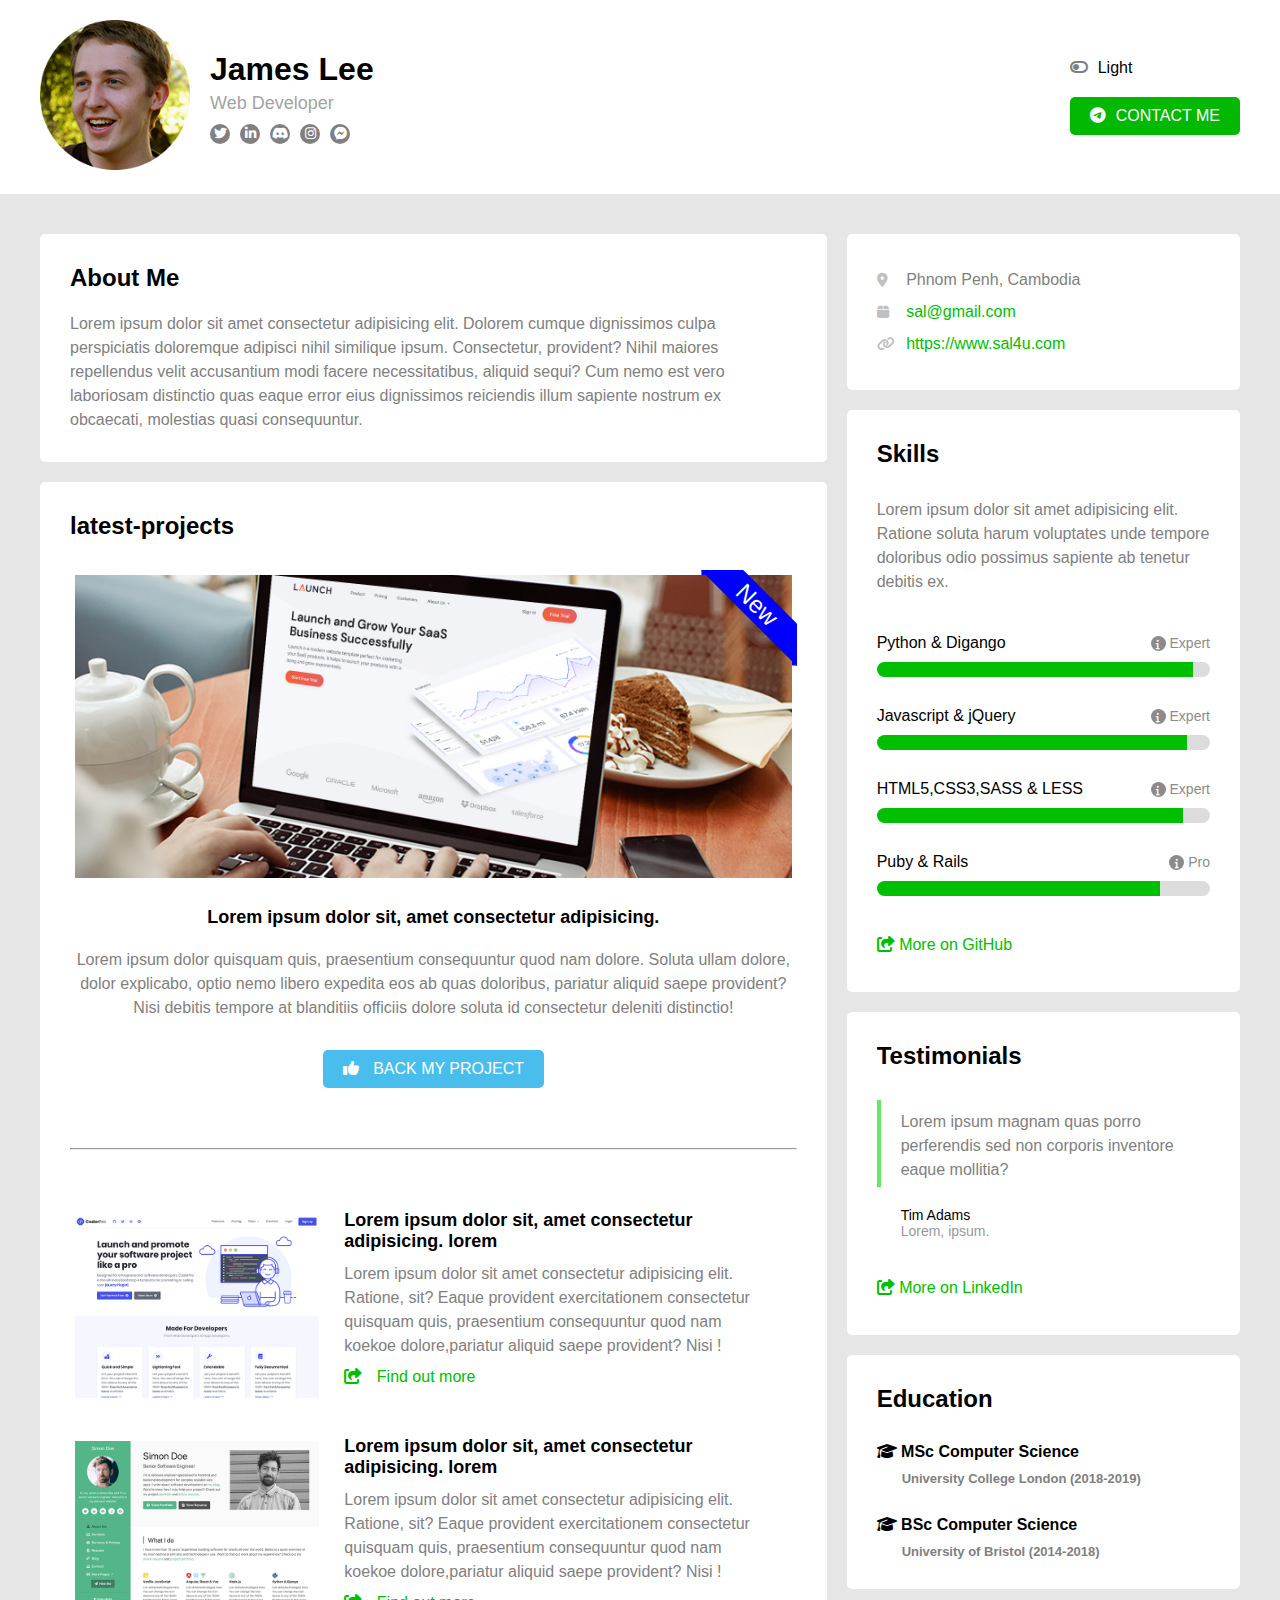
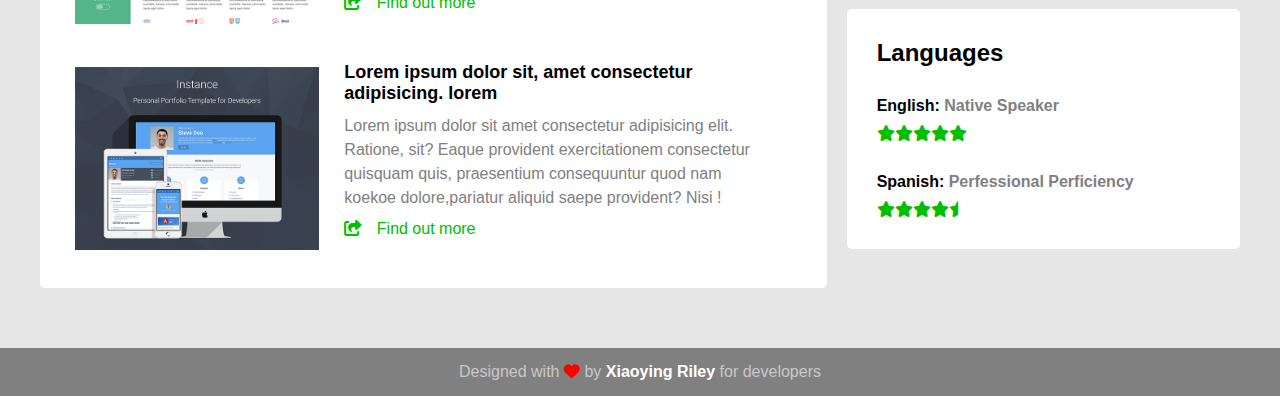
<file: class-work5/index.html>
<!DOCTYPE html>
<html lang="en" data-theme="light">
<head>
    <meta charset="UTF-8">
    <meta name="viewport" content="width=\, initial-scale=1.0">
    <title>Document</title>
    <link rel="stylesheet" href="assets/css/style.css">
    <link rel="stylesheet" href="https://cdnjs.cloudflare.com/ajax/libs/font-awesome/6.7.2/css/all.min.css">
</head>
<body>
    <header>
        <div class="container">
            <div class="personal">
                <div class="photo"><img src="assets/image/profile.png" alt=""></div>
                <div class="card">
                    <h1>James Lee</h1>
                    <span>Web Developer</span>
                    <div class="icon">
                        <ul class="list-icon">
                            <li class="item">
                                <a href="#">
                                    <i class="fa-brands fa-twitter"></i>
                                </a>
                            </li>
                            <li class="item">
                                <a href="#">
                                    <i class="fa-brands fa-linkedin-in"></i>
                                </a>
                            </li>
                            <li class="item">
                                <a href="#">
                                    <i class="fa-brands fa-discord"></i>
                                </a>
                            </li>
                            <li class="item">
                                <a href="#">
                                    <i class="fa-brands fa-instagram"></i>
                                </a>
                            </li>
                            <li class="item">
                                <a href="#">
                                    <i class="fa-brands fa-facebook-messenger"></i>
                                </a>
                            </li>
                        </ul>
                    </div>
                </div>
            </div>
            <div class="contact">
                <div class="mode-color">
                    <button type="button" data-theme-toggle class="btn"></button>
                    <!-- <span>Dark Mode</span> -->
                </div>
                <div class="contact-me">
                    <a href="#"><i class="fa-brands fa-telegram"></i> CONTACT ME</a>
                </div>
            </div>
        </div>
    </header>
    <main>
        <div class="container">
            <div class="row">
                <div class="col-8">
                    <section class="about-me">
                        <h3>About Me</h3>
                        <p>Lorem ipsum dolor sit amet consectetur adipisicing elit. Dolorem cumque dignissimos culpa perspiciatis doloremque adipisci nihil similique ipsum. Consectetur, provident? Nihil maiores repellendus velit accusantium modi facere necessitatibus, aliquid sequi? Cum nemo est vero laboriosam distinctio quas eaque error eius dignissimos reiciendis illum sapiente nostrum ex obcaecati, molestias quasi consequuntur.</p>
                    </section>
                    <section class="latest-projects">
                        <h3>latest-projects</h3>
                        <div class="photo">
                            <div class="bg-new">New</div>
                            <img src="assets/image/project-featured.jpg" alt="">
                        </div>
                        <h4>Lorem ipsum dolor sit, amet consectetur adipisicing.</h4>
                        <p>Lorem ipsum dolor quisquam quis, praesentium consequuntur quod nam dolore. Soluta ullam dolore, dolor explicabo, optio nemo libero expedita eos ab quas doloribus, pariatur aliquid saepe provident? Nisi debitis tempore at blanditiis officiis dolore soluta id consectetur deleniti distinctio!</p>
                        <ul class="link-back">
                            <li class="back-item">
                                <i class="fa-solid fa-thumbs-up"></i>
                                <a class="link" href="#">BACK MY PROJECT</a>
                            </li>
                        </ul>
                        <hr>
                        <div class="card">
                            <div class="photo">
                                <img src="assets/image/project-1.png" alt="">
                            </div>
                            <div class="content">
                                <h4>Lorem ipsum dolor sit, amet consectetur adipisicing. lorem</h4>
                                <p>Lorem ipsum dolor sit amet consectetur adipisicing elit. Ratione, sit? Eaque provident exercitationem consectetur quisquam quis, praesentium consequuntur quod nam koekoe dolore,pariatur aliquid saepe provident? Nisi !</p>
                                <ul class="link-find">
                                    <li class="find-item">
                                        <i class="fa-solid fa-share-from-square"></i>
                                        <a class="link" href="#">Find out more</a>
                                    </li>
                                </ul>
                            </div>
                        </div>
                        <div class="card">
                            <div class="photo">
                                <img src="assets/image/project-2.png" alt="">
                            </div>
                            <div class="content">
                                <h4>Lorem ipsum dolor sit, amet consectetur adipisicing. lorem</h4>
                                <p>Lorem ipsum dolor sit amet consectetur adipisicing elit. Ratione, sit? Eaque provident exercitationem consectetur quisquam quis, praesentium consequuntur quod nam koekoe dolore,pariatur aliquid saepe provident? Nisi !</p>
                                <ul class="link-find">
                                    <li class="find-item">
                                        <i class="fa-solid fa-share-from-square"></i>
                                        <a class="link" href="#">Find out more</a>
                                    </li>
                                </ul>
                            </div>
                        </div>
                        <div class="card">
                            <div class="photo">
                                <img src="assets/image/project-3.png" alt="">
                            </div>
                            <div class="content">
                                <h4>Lorem ipsum dolor sit, amet consectetur adipisicing. lorem</h4>
                                <p>Lorem ipsum dolor sit amet consectetur adipisicing elit. Ratione, sit? Eaque provident exercitationem consectetur quisquam quis, praesentium consequuntur quod nam koekoe dolore,pariatur aliquid saepe provident? Nisi !</p>
                                <ul class="link-find">
                                    <li class="find-item">
                                        <i class="fa-solid fa-share-from-square"></i>
                                        <a class="link" href="#">Find out more</a>
                                    </li>
                                </ul>
                            </div>
                        </div>
                    </section>
                </div>
                <div class="col-4">
                    <section class="location">
                        <ul class="list-location">
                            <li class="location-item">
                                <i class="fa-solid fa-location-dot"></i>
                                <span>Phnom Penh, Cambodia</span>  
                            </li>
                            <li class="location-item">
                                <i class="fa-solid fa-box"></i>
                                <a class="link-contact" href="#">sal@gmail.com</a>
                            </li>
                            <li class="location-item">
                                <i class="fa-solid fa-link"></i>
                                <a class="link-contact" href="#"> https://www.sal4u.com</a>
                            </li>
                        </ul>
                    </section>
                    <section class="skill">
                        <h3>Skills</h3>
                        <p>Lorem ipsum dolor sit amet adipisicing elit. Ratione soluta harum  voluptates unde tempore doloribus odio possimus sapiente ab tenetur debitis ex.</p>
                        <div class="statistics">
                            <div class="py-dg">
                                <span>Python & Digango</span>
                                <span><i class="fa-solid fa-info"></i> Expert</span>
                            </div>
                            <div class="user-use">
                                <div class="py"></div>
                                <div class="dg"></div>
                            </div>
                        </div>
                        <div class="statistics">
                            <div class="js-jq">
                                <span>Javascript & jQuery</span>
                                <span><i class="fa-solid fa-info"></i> Expert</span>
                            </div>
                            <div class="user-use">
                                <div class="js"></div>
                                <div class="jq"></div>
                            </div>
                        </div>
                        <div class="statistics">
                            <div class="html-css">
                                <span>HTML5,CSS3,SASS & LESS</span>
                                <span><i class="fa-solid fa-info"></i> Expert</span>
                            </div>
                            <div class="user-use">
                                <div class="html"></div>
                                <div class="css"></div>
                            </div>
                        </div>
                        <div class="statistics">
                            <div class="rb-ra">
                                <span>Puby & Rails</span>
                                <span><i class="fa-solid fa-info"></i> Pro</span>
                            </div>
                            <div class="user-use">
                                <div class="rb"></div>
                                <div class="ra"></div>
                            </div>
                        </div>
                        <ul class="link-find">
                            <li class="find-item">
                                <i class="fa-solid fa-share-from-square"></i>
                                <a class="link" href="#">More on GitHub</a>
                            </li>
                        </ul>
                    </section>
                    <section class="testimonials">
                        <h3>Testimonials</h3>
                        <p>Lorem ipsum magnam quas porro perferendis sed non corporis inventore eaque mollitia?</p>
                        <span>Tim Adams</span>
                        <span>Lorem, ipsum.</span>
                        <ul class="link-find">
                            <li class="find-item">
                                <i class="fa-solid fa-share-from-square"></i>
                                <a class="link" href="#">More on LinkedIn</a>
                            </li>
                        </ul>
                    </section>
                    <section class="education">
                        <h3>Education</h3>
                        <h4><i class="fa-solid fa-graduation-cap"></i> MSc Computer Science</h4>
                        <h5>University College London <span>(2018-2019)</span></h5>
                        <h4><i class="fa-solid fa-graduation-cap"></i> BSc Computer Science</h4>
                        <h5>University of Bristol <span>(2014-2018)</span></h5>
                    </section>
                    <section class="languages">
                        <h3>Languages</h3>
                        <h4>English: <span>Native Speaker</span></h4>
                        <pre class="icon"><i class="fa-solid fa-star"></i><i class="fa-solid fa-star"></i><i class="fa-solid fa-star"></i><i class="fa-solid fa-star"></i><i class="fa-solid fa-star"></i></pre>
                        <h4>Spanish: <span>Perfessional Perficiency</span></h4>
                        <pre class="icon"><i class="fa-solid fa-star"></i><i class="fa-solid fa-star"></i><i class="fa-solid fa-star"></i><i class="fa-solid fa-star"></i><i class="fa-solid fa-star-half"></i></pre>
                    </section>
                </div>
            </div>
        </div>
    </main>
    <footer>
        <span class="footer">Designed with <i class="fa-solid fa-heart" style="color: #ff0000;"></i> by <span class="bold">Xiaoying Riley</span> for developers </span>
    </footer>
    <script>
        function calculateSettingAsThemeString({ localStorageTheme, systemSettingDark }) {
        if (localStorageTheme !== null) {
            return localStorageTheme;
        }

        if (systemSettingDark.matches) {
            return "dark";
        }

        return "light";
        }
        /**
        * Utility function to update the button text and aria-label.
        */
        function updateButton({ buttonEl, isDark }) {
        const newCta = isDark ? "<i class='fa-solid fa-toggle-on'></i>   <span class='light'>Dark</span>" : "<i class='fa-solid fa-toggle-off'></i>  <span class='dark'>Light</span>";
        // use an aria-label if you are omitting text on the button
        // and using a sun/moon icon, for example
        buttonEl.setAttribute("aria-label", newCta);
        buttonEl.innerHTML = newCta;
        }
        /**
        * Utility function to update the theme setting on the html tag
        */
        function updateThemeOnHtmlEl({ theme }) {
        document.querySelector("html").setAttribute("data-theme", theme);
        }
        /**
        * On page load:
        */
        /**
        * 1. Grab what we need from the DOM and system settings on page load
        */
        const button = document.querySelector("[data-theme-toggle]");
        const localStorageTheme = localStorage.getItem("theme");
        const systemSettingDark = window.matchMedia("(prefers-color-scheme: dark)");
        /**
        * 2. Work out the current site settings
        */
        let currentThemeSetting = calculateSettingAsThemeString({ localStorageTheme, systemSettingDark });
        /**
        * 3. Update the theme setting and button text accoridng to current settings
        */
        updateButton({ buttonEl: button, isDark: currentThemeSetting === "dark" });
        updateThemeOnHtmlEl({ theme: currentThemeSetting });
        /**
        * 4. Add an event listener to toggle the theme
        */
        button.addEventListener("click", (event) => {
        const newTheme = currentThemeSetting === "dark" ? "light" : "dark";

        localStorage.setItem("theme", newTheme);
        updateButton({ buttonEl: button, isDark: newTheme === "dark" });
        updateThemeOnHtmlEl({ theme: newTheme });
        currentThemeSetting = newTheme;
        }); 
    </script>
</body>
</html>
</file>
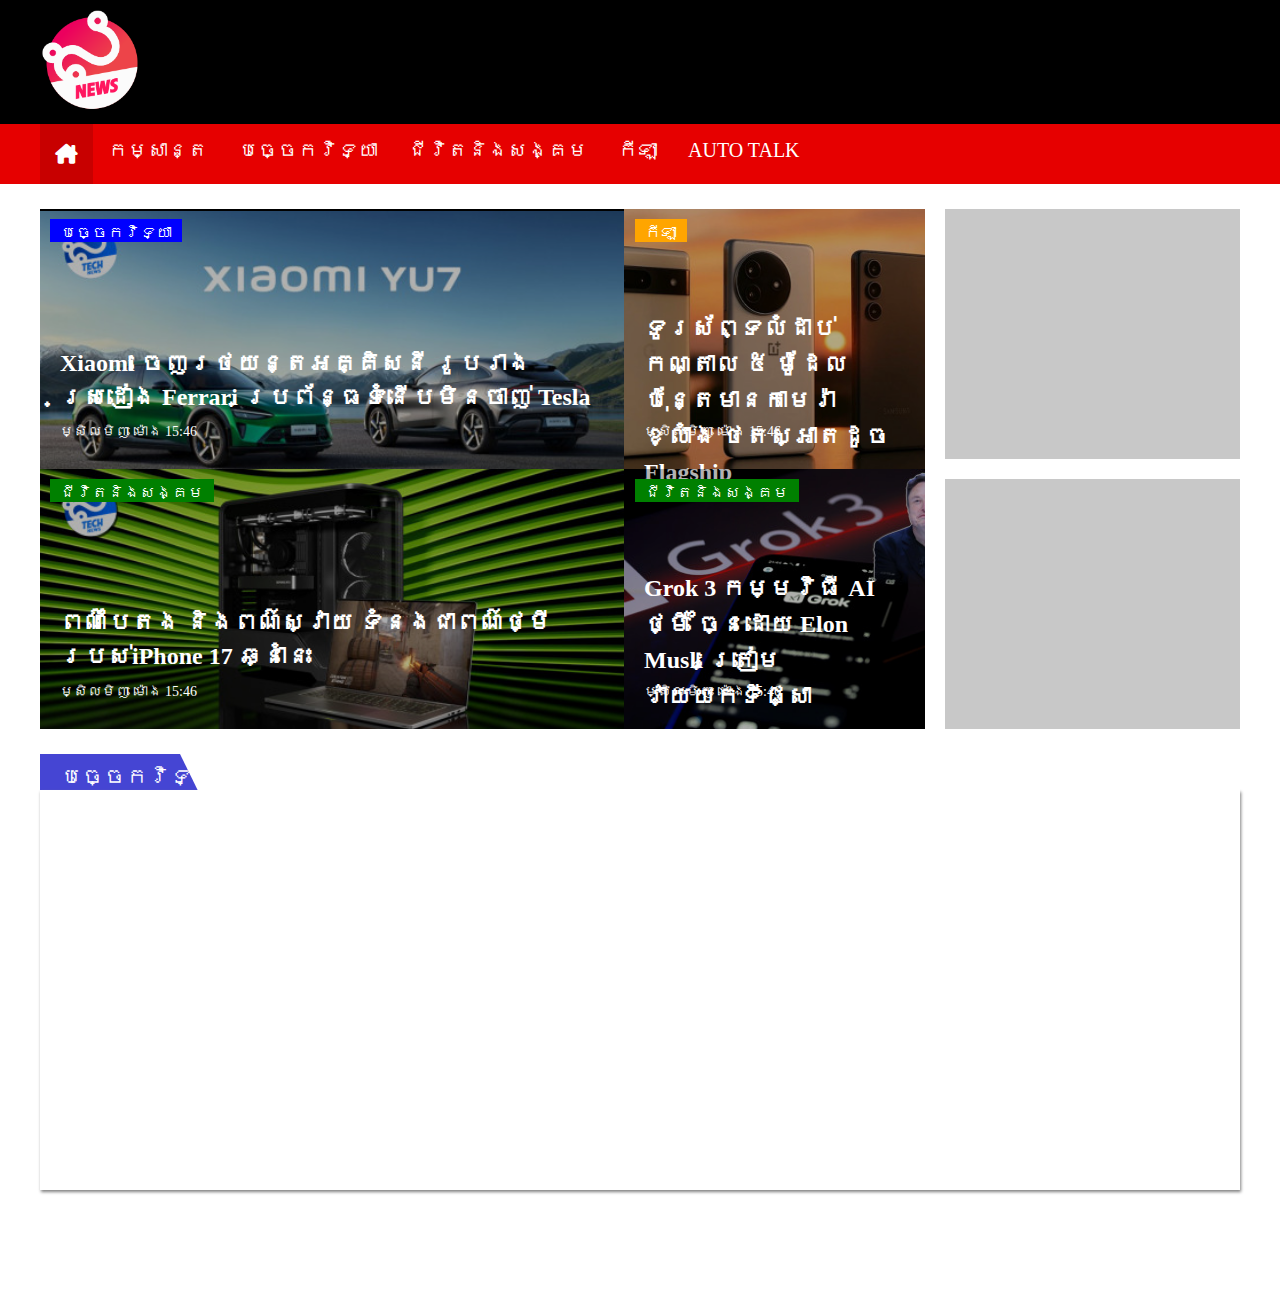
<file: practice4/index.html>
<!DOCTYPE html>
<html lang="en">
<head>
    <meta charset="UTF-8">
    <meta name="viewport" content="width=device-width, initial-scale=1.0">
    <title>Sabay</title>
    <link rel="stylesheet" href="assets/css/style.css">
    <link rel="stylesheet" href="https://cdnjs.cloudflare.com/ajax/libs/font-awesome/6.4.0/css/all.min.css">
</head>
<body>
    <header>
        <div class="container">
            <div class="logo">
                <img src="assets/img/logo.png" alt="">
            </div>
            <nav class="navbar">
                <ul class="nav-list">
                    <li class="nav-item"><a class="nav-link icon" href="#"><i class="fa-solid fa-house-chimney""></i></a></li>
                    <li class="nav-item"><a class="nav-link" href="#">កម្សាន្ត</a></li>
                    <li class="nav-item"><a class="nav-link" href="#">បច្ចេកវិទ្យា</a></li>
                    <li class="nav-item"><a class="nav-link" href="#">ជីវិតនិងសង្គម</a></li>
                    <li class="nav-item"><a class="nav-link" href="#">កីឡា</a></li>
                    <li class="nav-item"><a class="nav-link" href="#">AUTO TALK</a></li>
                </ul>
            </nav>
        </div>
    </header>
    <main>
        <section class="hero-section">
            <div class="container">
                <div class="row">
                    <div class="col-9">
                        <div class="col-6">
                            <div class="content">
                                <span>ម្សិលមិញ ម៉ោង 15:46</span>
                            </div>
                        </div>
                        <div class="col-3">
                            <div class="content">
                                <span>ម្សិលមិញ ម៉ោង 15:46</span>
                            </div>
                        </div>
                        <div class="col-6">
                            <div class="content">
                                <span>ម្សិលមិញ ម៉ោង 15:46</span>
                            </div>
                        </div>
                        <div class="col-3">
                            <div class="content">
                                <span>ម្សិលមិញ ម៉ោង 15:46</span>
                            </div>
                        </div>
                    </div>
                    <div class="col-3">
                        <div class="col-3Top"></div>
                        <div class="col-3Buttom"></div>
                    </div>
                </div>
            </div>
        </section>
        <section class="breadcrumb-area">
            <div class="container">
                <span><a class="link-seeMore" href="#">បច្ចេកវិទ្យា <i class="fa-solid fa-greater-than"></i></a></span>
                <div class="box"></div>
            </div>
        </section>
    </main>
</body>
</html>
</file>
<file: class-work5/assets/css/style.css>
*{
    padding: 0;
    margin: 0;
    box-sizing: border-box;
}
body{
    font-family: Arial, Helvetica, sans-serif;
}
[data-theme="light"]{
    --bg-head:white;
    --color-text-btn:rgb(0, 0, 0);
    --bg-btn:gray;
    --h1-color:black;
    --h3-color:black;
    --h4-color:black;
    --span-color:black;
    --bg-main:rgb(230, 230, 230);
    --color-text:gray;
    --bg-content:white;
}
[data-theme="dark"]{
    --bg-head:rgb(50, 50, 50);
    --color-text-btn:rgb(255, 255, 255);
    --bg-btn:green;
    --h1-color:rgb(255, 255, 255);
    --h3-color:rgb(255, 255, 255);
    --h4-color:rgb(255, 255, 255);
    --span-color:rgb(255, 255, 255);
    --bg-main:black;
    --color-text:rgb(255, 255, 255);
    --bg-content:rgb(50, 50, 50);
}
header{
    background-color: var(--bg-head);
}
header .container{
    width: 1200px;
    margin: auto;
    padding: 20px 0;
    display: flex;
    justify-content: space-between;
    align-items: center;
}
.container .personal{
    display: flex;
    align-items: center;
}
.container .personal .photo{
    width: 150px;
}
.container .personal img{
    width: 100%;
}
.container .personal .card{
    padding-left: 20px;
}
.container .personal .card h1{
    font-family: Arial, Helvetica, sans-serif;
    font-size: xx-large;
    margin-bottom: 5px;
    color: var(--h1-color);
}
.container .personal .card span{
    display: block;
    font-family: Arial, Helvetica, sans-serif;
    font-size: large;
    color: rgb(163, 163, 163);
    margin-bottom: 10px;
}
.container .personal .card ul{
    display: flex;
    list-style-type: none;
}
.container .personal .card i{
    width: 20px;
    font-size: small;
    height: 20px;
    background-color: gray;
    color: white;
    text-align: center;
    align-content: center;
    border-radius: 50%;
    margin-right: 10px;
}
.container .contact .mode-color{
    margin-bottom: 20px;
    font-size: 16px;
}
.container .contact .mode-color .btn{
    border: none;
    background: none;
    font-size: 16px;
    color: var(--bg-btn);
}
.container .contact .mode-color .btn .dark{
    margin-left: 5px;
    color: var(--color-text-btn);
}
.container .contact .mode-color .btn .light{
    margin-left: 5px;
    color: var(--color-text-btn);
}
.container .contact .contact-me{
    padding: 10px 20px;
    background-color: rgb(2, 184, 2);
    border-radius: 5px;
}
.container .contact .contact-me a{
    text-decoration: none;
    color: white;
}
.container .contact .contact-me i{
    margin-right: 5px;
}
main{
    background-color: var(--bg-main);
}
main .container{
    width: 1200px;
    margin: 0 auto;
    padding: 40px 0;
}
.container .row{
    display: flex;
    justify-content: space-between;
    gap: 20px;
}
.container .row .col-8{
    width: 66.66%;
}
.container .row .col-8 .about-me h3{
    margin-bottom: 20px;
    font-size: x-large;
    color: var(--h3-color);
}
.container .row .col-8 .about-me p{
    line-height: 1.5;
    color: var(--color-text);
}
.container .row .col-8 .about-me{
    background-color: var(--bg-content);
    border-radius: 5px;
    padding: 30px;
}
.container .row .col-8 .latest-projects{
    margin: 20px 0;
    padding: 30px;
    background-color: var(--bg-content);
    border-radius: 5px;
    width: 100%;
}
.container .row .col-8 .latest-projects h3{
    margin-bottom: 30px;
    font-size: x-large;
    color: var(--h3-color);
}
.container .row .col-8 .latest-projects .photo{
    width: 100%;
    padding: 5px;
    position: relative;
    overflow: hidden;
}
.container .row .col-8 .latest-projects .photo .bg-new{
    position: absolute;
    width: 200px;
    height: 30px;
    background-color: blue;
    color: white;
    font-size: 24px;
    text-align: center;
    align-content: center;
    transform: rotate(45deg);
    right: -60px;
    top: 20px;
}
.container .row .col-8 .latest-projects .photo .bg-new::before{
    content: '';
    width: 0px;
    height: 0px;
    border-style: solid;
    border-width: 5px 0 0 5px;
    border-color: transparent transparent transparent blue;
    transform: rotate(-45deg);
    position: absolute;
    bottom:-2px;
    left: 37px;
}
.container .row .col-8 .latest-projects .photo .bg-new::after{
    content: '';
    width: 0px;
    height: 0px;
    border-style: solid;
    border-width: 5px 0 0 5px;
    border-color: transparent transparent transparent blue;
    transform: rotate(-45deg);
    position: absolute;
    bottom:-2px;
    right: 30px;
}
.container .row .col-8 .latest-projects img{
    width: 100%;
}
.container .row .col-8 .latest-projects h4{
    text-align: center;
    font-size: large;
    margin: 20px 0;
    color: var(--h4-color);
}
.container .row .col-8 .latest-projects p{
    text-align: center;
    line-height: 1.5;
    color: var(--color-text);
}
.container .row .col-8 .latest-projects .link-back{
    list-style-type: none;
    display: flex;
    margin: 30px 0 60px 0;
    justify-content: center;
}
.container .row .col-8 .latest-projects .back-item{
    padding: 10px 20px;
    border-radius: 5px;
    color: white;
    background-color: rgb(73, 190, 236);
}
.container .row .col-8 .latest-projects .link{
    text-decoration: none;
    color: white;
    margin-left:10px ;
}
.container .row .col-8 .latest-projects .card{
    width: 100%;
    display: flex;
    justify-content: space-between;
    margin-top: 60px;
    margin-bottom: -70px;
}
.container .row .col-8 .latest-projects .card:last-child{
    margin-bottom: -40px;
}
.container .row .col-8 .latest-projects .card .photo{
    width: 35%;
}
.container .row .col-8 .latest-projects .card .photo img{
    width: 100%;
}
.container .row .col-8 .latest-projects .card .content{
    width: 65%;
    padding: 0 20px;
}
.container .row .col-8 .latest-projects .card .content h4{
    font-size: large;
    margin: 0;
    text-align: start;
    margin-bottom: 10px;
}
.container .row .col-8 .latest-projects .card .content p{
    text-align: start;
    line-height: 1.5;
}
.container .row .col-8 .latest-projects .card .content .link-find{
    list-style-type: none;
    display: flex;
    margin: 10px 0 60px 0;
}
.container .row .col-8 .latest-projects .card .content .find-item{
    color: rgb(0, 190, 0);
}
.container .row .col-8 .latest-projects .card .content .link{
    text-decoration: none;
    color: rgb(0, 190, 0);
    margin-left:10px ;
}
.container .row .col-4{
    width: 33.33%;
}
.container .row .col-4 .location{
    background-color: var(--bg-content);
    border-radius: 5px;
    padding: 30px;
}
.container .row .col-4 .location .list-location{
    list-style-type: none;
}
.container .row .col-4 .location .list-location .location-item{
    display: block;
    line-height: 2;
}
.container .row .col-4 .location .list-location .location-item i{
    width: 20px;
    height: 20px;
    font-size: 14px;
    padding-right: 25px;
    text-align: center;
    align-content: center;
    color: rgb(192, 192, 192);
}
.container .row .col-4 .location .list-location .location-item span{
    color: var(--color-text);
}
.container .row .col-4 .location .list-location .location-item .link-contact{
    color: rgb(0, 190, 0);
    text-decoration: none;
}
.container .row .col-4 .skill{
    background-color: var(--bg-content);
    border-radius: 5px;
    padding: 30px;
    margin: 20px 0;
}
.container .row .col-4 .skill h3{
    font-size: x-large;
    margin-bottom: 30px;
    color: var(--h3-color);
}
.container .row .col-4 .skill p{
    margin-bottom: 20px;
    line-height: 1.5;
    margin-bottom: 40px;
    color: var(--color-text);
}
.container .row .col-4 .skill .statistics{
    margin: 30px 0;
}
.container .row .col-4 .skill .statistics .py-dg{
    display: flex;
    justify-content: space-between;
    align-items: center;
}
.container .row .col-4 .skill .statistics .py-dg span{
    color: var(--span-color);
}
.container .row .col-4 .skill .statistics .py-dg span:last-child{
    color: rgb(139, 139, 139);
    display: inline-block;
    font-size: 14px;
}
.container .row .col-4 .skill .statistics .py-dg span>i{
    width: 15px;
    height: 15px;
    text-align: center;
    align-content: center;
    background-color: rgb(139, 139, 139);
    color: white;
    border-radius: 50%;
    font-size: x-small;
}
.container .row .col-4 .skill .statistics .user-use{
    display: flex;
    margin-top: 10px;
    height: 15px;
}
.container .row .col-4 .skill .statistics .user-use .py{
    background-color: rgb(0, 190, 0);
    width: 95%;
    border-radius: 10px 0 0 10px;
}
.container .row .col-4 .skill .statistics .user-use .dg{
    background-color: rgb(220, 220, 220);
    width: 5%;
    border-radius: 0 10px 10px 0;
}
.container .row .col-4 .skill .statistics .js-jq{
    display: flex;
    justify-content: space-between;
    align-items: center;
}
.container .row .col-4 .skill .statistics .js-jq span{
    color: var(--span-color);
}
.container .row .col-4 .skill .statistics .js-jq span:last-child{
    color: rgb(139, 139, 139);
    display: inline-block;
    font-size: 14px;
}
.container .row .col-4 .skill .statistics .js-jq span>i{
    width: 15px;
    height: 15px;
    text-align: center;
    align-content: center;
    background-color: rgb(139, 139, 139);
    color: white;
    border-radius: 50%;
    font-size: x-small;
}
.container .row .col-4 .skill .statistics .user-use{
    display: flex;
    margin-top: 10px;
    height: 15px;
}
.container .row .col-4 .skill .statistics .user-use .js{
    background-color: rgb(0, 190, 0);
    width: 93%;
    border-radius: 10px 0 0 10px;
}
.container .row .col-4 .skill .statistics .user-use .jq{
    background-color: rgb(220, 220, 220);
    width: 7%;
    border-radius: 0 10px 10px 0;
}
.container .row .col-4 .skill .statistics .html-css{
    display: flex;
    justify-content: space-between;
    align-items: center;
}
.container .row .col-4 .skill .statistics .html-css span{
    color: var(--span-color);
}
.container .row .col-4 .skill .statistics .html-css span:last-child{
    color: rgb(139, 139, 139);
    display: inline-block;
    font-size: 14px;
}
.container .row .col-4 .skill .statistics .html-css span>i{
    width: 15px;
    height: 15px;
    text-align: center;
    align-content: center;
    background-color: rgb(139, 139, 139);
    color: white;
    border-radius: 50%;
    font-size: x-small;
}
.container .row .col-4 .skill .statistics .user-use{
    display: flex;
    margin-top: 10px;
    height: 15px;
}
.container .row .col-4 .skill .statistics .user-use .html{
    background-color: rgb(0, 190, 0);
    width: 92%;
    border-radius: 10px 0 0 10px;
}
.container .row .col-4 .skill .statistics .user-use .css{
    background-color: rgb(220, 220, 220);
    width: 8%;
    border-radius: 0 10px 10px 0;
}
.container .row .col-4 .skill .statistics .rb-ra{
    display: flex;
    justify-content: space-between;
    align-items: center;
}
.container .row .col-4 .skill .statistics .rb-ra span{
    color: var(--span-color);
}
.container .row .col-4 .skill .statistics .rb-ra span:last-child{
    color: rgb(139, 139, 139);
    display: inline-block;
    font-size: 14px;
}
.container .row .col-4 .skill .statistics .rb-ra span>i{
    width: 15px;
    height: 15px;
    text-align: center;
    align-content: center;
    background-color: rgb(139, 139, 139);
    color: white;
    border-radius: 50%;
    font-size: x-small;
}
.container .row .col-4 .skill .statistics .user-use{
    display: flex;
    margin-top: 10px;
    height: 15px;
}
.container .row .col-4 .skill .statistics .user-use .rb{
    background-color: rgb(0, 190, 0);
    width: 85%;
    border-radius: 10px 0 0 10px;
}
.container .row .col-4 .skill .statistics .user-use .ra{
    background-color: rgb(220, 220, 220);
    width: 15%;
    border-radius: 0 10px 10px 0;
}
.container .row .col-4 .skill .link-find .find-item{
    list-style: none;
}
.container .row .col-4 .skill .link-find .link, .container .row .col-4 .skill .link-find i{
    text-decoration: none;
    color: rgb(0,190,0);
    margin-top: 10px;
    margin-bottom: 10px;
}
.container .row .col-4 .testimonials{
    background-color: var(--bg-content);
    border-radius: 5px;
    padding: 30px;
}
.container .row .col-4 .testimonials h3{
    font-size: x-large;
    margin-bottom: 30px;
    color: var(--h3-color);
}
.container .row .col-4 .testimonials p{
    margin-bottom: 20px;
    line-height: 1.5;
    padding: 10px 0px 5px 20px;
    color: var(--color-text);
    border-left: 4px solid rgb(101, 233, 101);
}
.container .row .col-4 .testimonials span:first-of-type{
    display: block;
    padding: 0px 24px ;
    font-size: 14px;
    color: var(--span-color);
}
.container .row .col-4 .testimonials span{
    display: block;
    padding: 0px 24px ;
    font-size: 14px;
    color: rgb(153, 153, 153);
}
.container .row .col-4 .testimonials .link-find .find-item{
    list-style: none;
}
.container .row .col-4 .testimonials .link-find .link, .container .row .col-4 .testimonials .link-find i{
    text-decoration: none;
    color: rgb(0,190,0);
    margin-top: 40px;
    margin-bottom: 10px;
}
.container .row .col-4 .education{
    background-color: var(--bg-content);
    border-radius: 5px;
    padding: 30px; 
    margin: 20px 0;   
}
.container .row .col-4 .education h3{
    font-size: x-large;
    color: var(--h3-color);
}
.container .row .col-4 .education h4{
    font-size: medium;
    margin-top:30px ;
    color: var(--h4-color);
}
.container .row .col-4 .education h5{
    font-size: small;
    color: gray;
    padding-left: 25px;
    margin-top: 10px;
}
.container .row .col-4 .languages{
    background-color: var(--bg-content);
    border-radius: 5px;
    padding: 30px;
}
.container .row .col-4 .languages h3{
    font-size: x-large;
    color: var(--h3-color);
}
.container .row .col-4 .languages h4{
    font-size: medium;
    margin-top: 30px;
    color: var(--h4-color);
}
.container .row .col-4 .languages span{
    color: gray;
}
.container .row .col-4 .languages .icon{
    color: rgb(0, 190, 0);
    margin-top: 10px;
}
footer{
    background-color: gray;
}
footer .footer {
    text-align: center;
    display: block;
    padding: 15px 0;
    color: rgb(200, 200, 200);
}
footer .footer .bold{
    color: white;
    font-weight: bold;
}
</file>
<file: practice4/assets/css/style.css>
* {
  padding: 0;
  margin: 0;
  box-sizing: border-box;
  list-style-type: none;
  text-decoration: none;
}
header {
  background-color: black;
}
.container {
  width: 1200px;
  margin: auto;
}
.container .logo {
  width: 100px;
  padding: 10px 0;
}
.container .logo img {
  width: 100%;
}
.container .navbar {
  width: 1440px;
  margin-left: -120px;
  padding: 0 120px;
  background-color: rgb(230, 0, 0);
}
.container .navbar .nav-list {
  display: flex;
}
.container .navbar .nav-list .nav-item .nav-link {
  height: 60px;
  padding: 15px 15px;
  color: white;
  font-size: 20px;
  display: inline-block;
}
.container .navbar .nav-list .nav-item .icon {
  height: 100%;
  background-color: rgb(200, 0, 0);
  align-content: center;
}
.hero-section .container {
  padding: 25px 0;
}
.hero-section .container .row {
  display: flex;
  justify-content: space-between;
  gap: 20px;
}
.hero-section .container .row .col-9 {
  width: 75%;
  height: 520px;
  background-color: aquamarine;
  display: flex;
  flex-wrap: wrap;
  position: relative;
  overflow: hidden;
}
.hero-section .container .row .col-9 .col-6 {
  background-repeat: no-repeat;
  background-position: 0px -10px;
  background-size: cover;
  background-image: url("../img/4.jpg");
  width: 66%;
  height: 260px;
  background-color: black;
}
.hero-section .container .row .col-9 .content {
  width: 100%;
  height: 100%;
  background-color: rgba(0, 0, 0, 0.3);
  align-content: flex-end;
  padding: 20px 20px 0 20px;
  position: relative;
}
.hero-section .container .row .col-9 .content span {
  width: 585px;
  height: 50px;
  padding: 5px 20px 20px;
  color: white;
  font-size: 14px;
  display: block;
  margin-left: -20px;
  transition: 0.6s;
}
.hero-section .container .row .col-9 .col-6:hover .content span{
  background-color: rgba(0, 0, 0, 0.3) ;
} 
.hero-section .container .row .col-9 .col-6:hover .content {
  background-color: rgba(0, 0, 0,0.7) ;
} 
.hero-section .container .row .col-9 .col-6:first-of-type .content span::before{
  content: 'Xiaomi ចេញរថយន្តអគ្គិសនី រូបរាងស្រដៀង Ferrari ប្រព័ន្ធទំនើបមិនចាញ់ Tesla';
  position: absolute;
  top: calc(50% + 7px);
  font-size: 24px;
  width: 545px;
  font-weight: bold;
  line-height: 1.4;
  transition: 0.7s;
}
.hero-section .container .row .col-9 .col-6:first-of-type .content span::after{
  content: 'ដាំដើមឈើ ក្នុងស្មារតី "ដើមឈើដើម្បីជីវិត"';
  position: absolute;
  font-size: 14px;
  left: 20px;
  bottom: 35px;
  transition: 0.8s;
  z-index: -1;
}
.hero-section .container .row .col-9 .col-6:first-of-type:hover .content span::before{
  transform: translateY(-40px);
  color: red;
}
.hero-section .container .row .col-9 .col-6:first-of-type:hover .content span::after{
  transform: translateY(-20px);
  z-index: 1;
}
.hero-section .container .row .col-9 .col-6 .content span::before{
  content: 'ពណ៌បៃតង និងពណ៌ស្វាយ ទំនងជាពណ៌ថ្មីរបស់iPhone 17 ឆ្នាំនេះ';
  position: absolute;
  top: calc(50% + 7px);
  font-size: 24px;
  width: 530px;
  font-weight: bold;
  line-height: 1.4;
  transition: 0.7s;
}
.hero-section .container .row .col-9 .col-6 .content span::after{
  content: 'ពណ៌បៃតង និងពណ៌ស្វាយ ទំនងជាពណ៌ថ្មីរបស់iPhone 17 ឆ្នាំនេះ';
  position: absolute;
  font-size: 14px;
  left: 20px;
  bottom: 35px;
  transition: 0.8s;
  z-index: -1;
}
.hero-section .container .row .col-9 .col-6:hover .content span::before{
  transform: translateY(-40px);
  color: red;
}
.hero-section .container .row .col-9 .col-6:hover .content span::after{
  transform: translateY(-20px);
  z-index: 1;
}
.hero-section .container .row .col-9 .col-3:hover .content span{
  background-color: rgba(0, 0, 0, 0.3) ;
} 
.hero-section .container .row .col-9 .col-3:hover .content {
  background-color: rgba(0, 0, 0,0.7) ;
} 
.hero-section .container .row .col-9 .col-3 .content span::before{
  content: 'ទូរស័ព្ទលំដាប់កណ្តាល ៥ ម៉ូដែល ប៉ុន្តែមានកាមេរ៉ាខ្លាំង ថតស្អាតដូច Flagship';
  position: absolute;
  top: 39%;
  font-size: 24px;
  width: 250px;
  font-weight: bold;
  line-height: 1.5;
  transition: 0.7s;
}
.hero-section .container .row .col-9 .col-3 .content span::after{
  content: 'ប៉ុន្តែមានកាមេរ៉ាខ្លាំង ថតស្អាតដូច Flagship';
  position: absolute;
  font-size: 14px;
  left: 20px;
  bottom: 35px;
  transition: 0.8s;
  z-index: -1;
}
.hero-section .container .row .col-9 .col-3:hover .content span::before{
  transform: translateY(-40px);
  color: red;
}
.hero-section .container .row .col-9 .col-3:hover .content span::after{
  transform: translateY(-20px);
  z-index: 1;
}
.hero-section .container .row .col-9 .col-3:last-of-type .content span::before{
  content: 'Grok 3 កម្មវិធី AI ថ្មី ច្នៃដោយ Elon Musk ត្រៀមវាយយកទីផ្សា';
  position: absolute;
  top: 39%;
  font-size: 24px;
  width: 250px;
  font-weight: bold;
  line-height: 1.5;
  transition: 0.7s;
}
.hero-section .container .row .col-9 .col-3:last-of-type .content span::after{
  content: 'Grok 3 កម្មវិធី AI ថ្មី ច្នៃដោយ Elon Musk ';
  position: absolute;
  font-size: 14px;
  left: 20px;
  bottom: 35px;
  transition: 0.8s;
  z-index: -1;
}
.hero-section .container .row .col-9 .col-3:last-of-type:hover .content span::before{
  transform: translateY(-40px);
  color: red;
}
.hero-section .container .row .col-9 .col-3:last-of-type:hover .content span::after{
  transform: translateY(-20px);
  z-index: 1;
}
.hero-section .container .row .col-9 p::after{
  color: white;
  position: absolute;
  top: 50%;
  font-size: 25px;
  line-height: 1.5;
}
.hero-section .container .row .col-9 .col-6:first-of-type {
  background-image: url("../img/1.jpg");
  background-repeat: no-repeat;
  background-size: cover;
  background-position: 0px -10px;
  border-top: 2px solid black;
}
.hero-section .container .row .col-9 .col-6:first-of-type::before {
  content: "បច្ចេកវិទ្យា";
  padding: 5px 10px 0 10px;
  background-color: blue;
  color: white;
  position: absolute;
  top: 10px;
  left: 10px;
  z-index: 1;
}
.hero-section .container .row .col-9 .col-6::before {
  content: "ជីវិតនិងសង្គម";
  padding: 5px 10px 0 10px;
  background-color: green;
  color: white;
  position: absolute;
  top: 270px;
  left: 10px;
  z-index: 1;
}
.hero-section .container .row .col-9 .col-3 {
  width: 34%;
  height: 260px;
  background-color: rgb(177, 189, 185);
  background-image: url("../img/3.jpg");
  background-repeat: no-repeat;
  background-size: cover;
  background-position: center;
}
.hero-section .container .row .col-9 .col-3:last-of-type {
  background-color: rgb(177, 189, 185);
  background-image: url("../img/5.jpg");
  background-repeat: no-repeat;
  background-size: cover;
  background-position: -130px 0;
}
.hero-section .container .row .col-9 .col-3::after {
  content: "កីឡា";
  padding: 5px 10px 0 10px;
  background-color: orange;
  color: white;
  position: absolute;
  top: 10px;
  left: 595px;
  z-index: 1;
}
.hero-section .container .row .col-9 .col-3:last-of-type::after {
  content: "ជីវិតនិងសង្គម";
  padding: 5px 10px 0 10px;
  background-color: green;
  color: white;
  position: absolute;
  top: 270px;
  left: 595;
  z-index: 1;
}

.hero-section .container .row > .col-3 {
  width: 25%;
}
.hero-section .container .row .col-3 .col-3Top {
  width: 100%;
  height: 250px;
  background-color: rgb(200, 200, 200);
  margin-bottom: 20px;
}
.hero-section .container .row .col-3 .col-3Buttom {
  width: 100%;
  height: 250px;
  background-color: rgb(200, 200, 200);
}
.breadcrumb-area .container span {
  font-size: 22px;
  width: 100%;
  background-color: rgb(69, 69, 211);
  display: block;
}
.breadcrumb-area{
  margin-bottom: 100px;
}
.breadcrumb-area .container{
  position: relative;
}
.breadcrumb-area .container span .link-seeMore {
  color: white;
  display: block;
  padding: 10px 20px 0;
}
.breadcrumb-area .container::after{
  content: '';
  position: absolute;
  background-color: rgb(255, 255, 255);
  width: 1037px;
  height: 47px;
  top: 0;
  right: 0;
}
.breadcrumb-area .container::before{
  content: '';
  position: absolute;
  border-style: solid;
  border-width: 47px 23.5px 0 23.5px;
  border-color: #ffffff transparent transparent transparent;;
  left: 140px;
  z-index: 1;
  cursor: pointer;
}
.breadcrumb-area .container .box{
  height: 400px;
  background-color: white;
  box-shadow: 1px 2px 3px gray;
}
</file>
